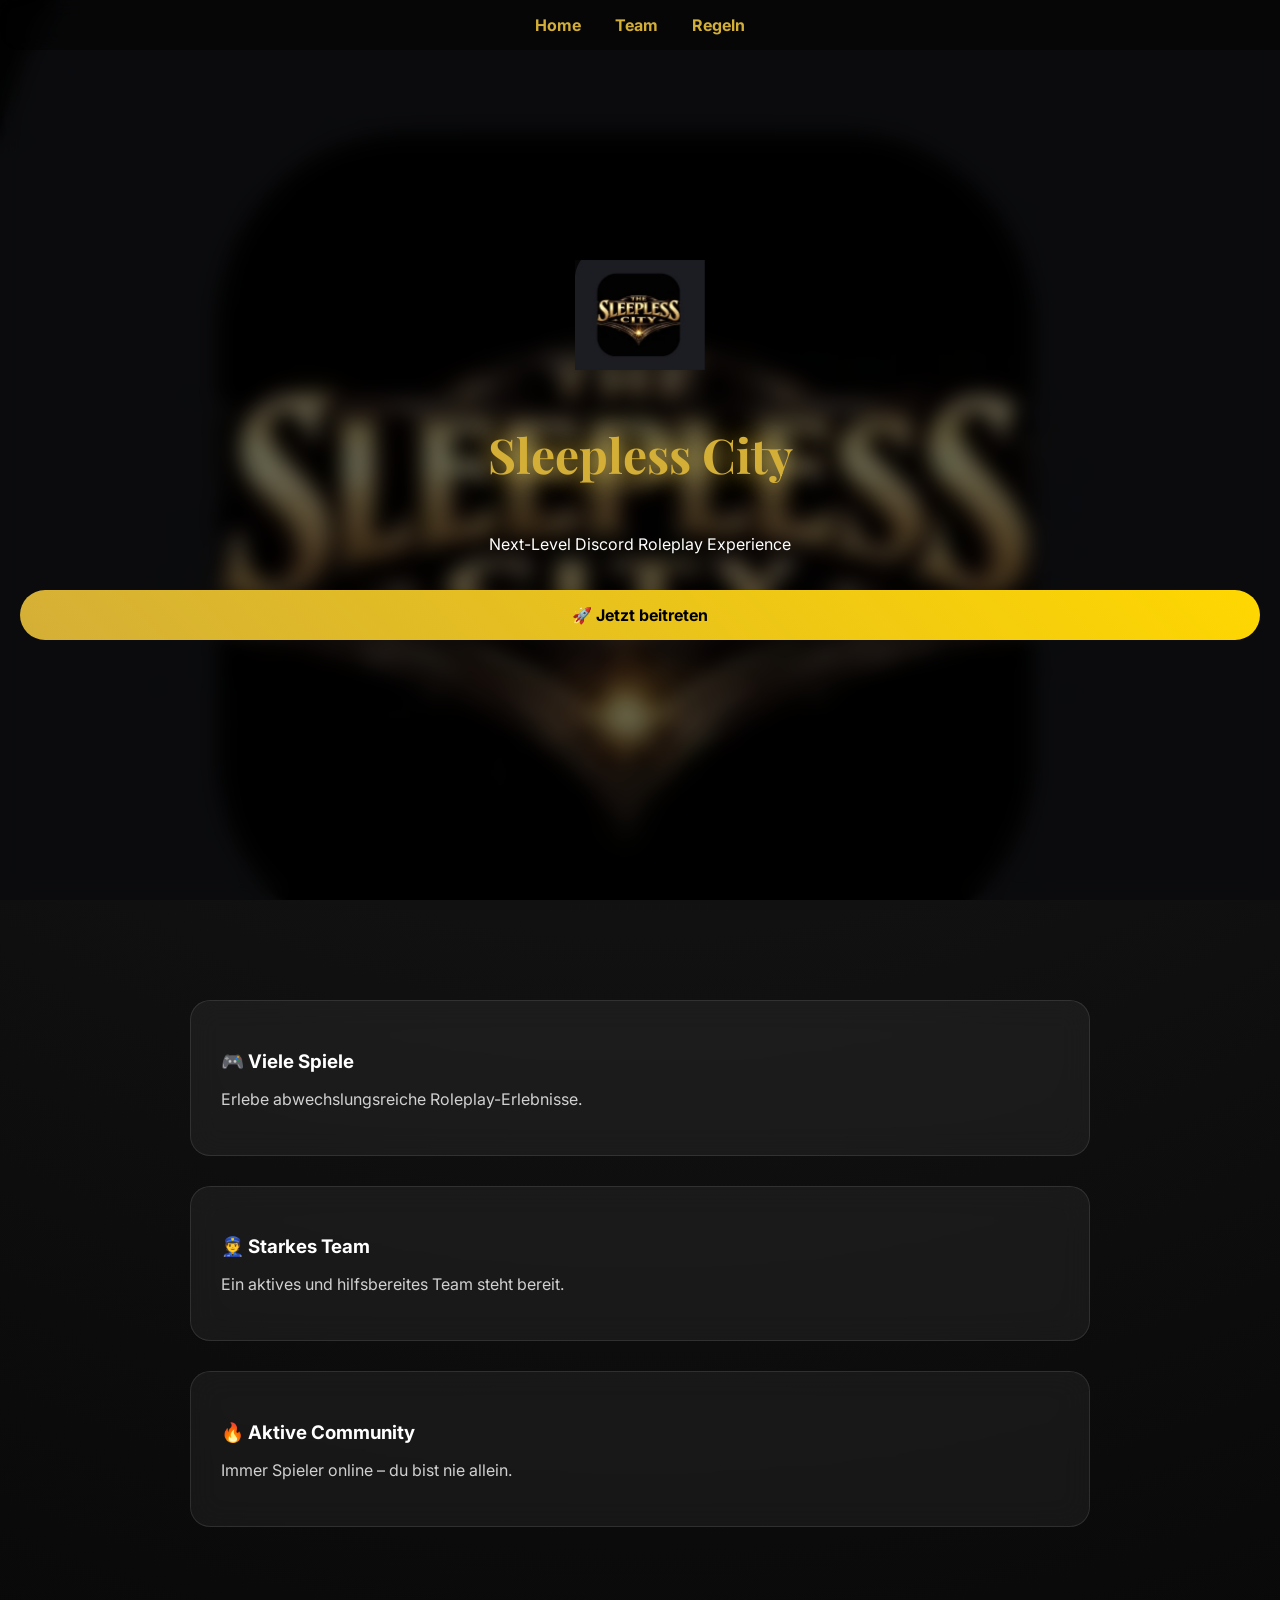
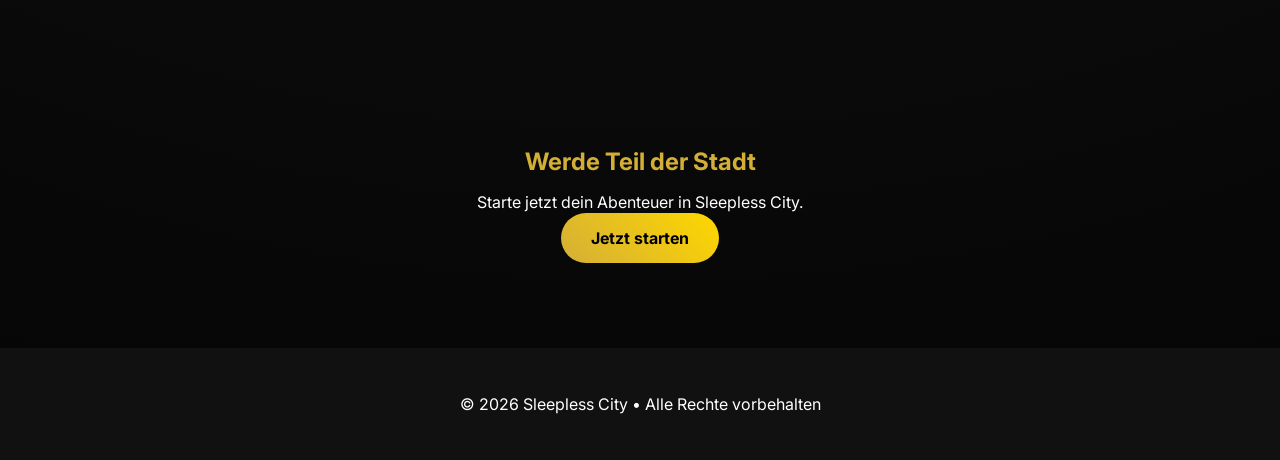
<file: index.html>
<!DOCTYPE html>
<html lang="de">
<head>
<meta charset="UTF-8">
<meta name="viewport" content="width=device-width, initial-scale=1.0">

<title>Sleepless City</title>

<!-- FONTS -->
<link href="https://fonts.googleapis.com/css2?family=Playfair+Display&family=Inter&display=swap" rel="stylesheet">

<!-- CSS (WICHTIG!) -->
<link rel="stylesheet" href="style.css">
</head>

<body>

<!-- NAVBAR -->
<nav>
    <a href="index.html">Home</a>
    <a href="team.html">Team</a>
    <a href="rules.html">Regeln</a>
</nav>

<!-- HERO -->
<header class="hero">
    <img src="logo.png" class="logo" alt="Sleepless City Logo">

    <h1>Sleepless City</h1>
    <p class="subtitle">Next-Level Discord Roleplay Experience</p>

    <a href="https://discord.gg/4vmtpMnhNf" target="_blank" class="btn">
        🚀 Jetzt beitreten
    </a>
</header>

<!-- FEATURES -->
<section class="features">
    <div class="cards">

        <div class="card">
            <h3>🎮 Viele Spiele</h3>
            <p>Erlebe abwechslungsreiche Roleplay-Erlebnisse.</p>
        </div>

        <div class="card">
            <h3>👮 Starkes Team</h3>
            <p>Ein aktives und hilfsbereites Team steht bereit.</p>
        </div>

        <div class="card">
            <h3>🔥 Aktive Community</h3>
            <p>Immer Spieler online – du bist nie allein.</p>
        </div>

    </div>
</section>

<!-- JOIN -->
<section class="join">
    <h2>Werde Teil der Stadt</h2>
    <p>Starte jetzt dein Abenteuer in Sleepless City.</p>

    <a href="https://discord.gg/4vmtpMnhNf" target="_blank" class="btn big">
        Jetzt starten
    </a>
</section>

<!-- FOOTER -->
<footer>
    <p>© 2026 Sleepless City • Alle Rechte vorbehalten</p>
</footer>

<!-- SCRIPT -->
<script src="script.js"></script>

</body>
    </html>
</file>
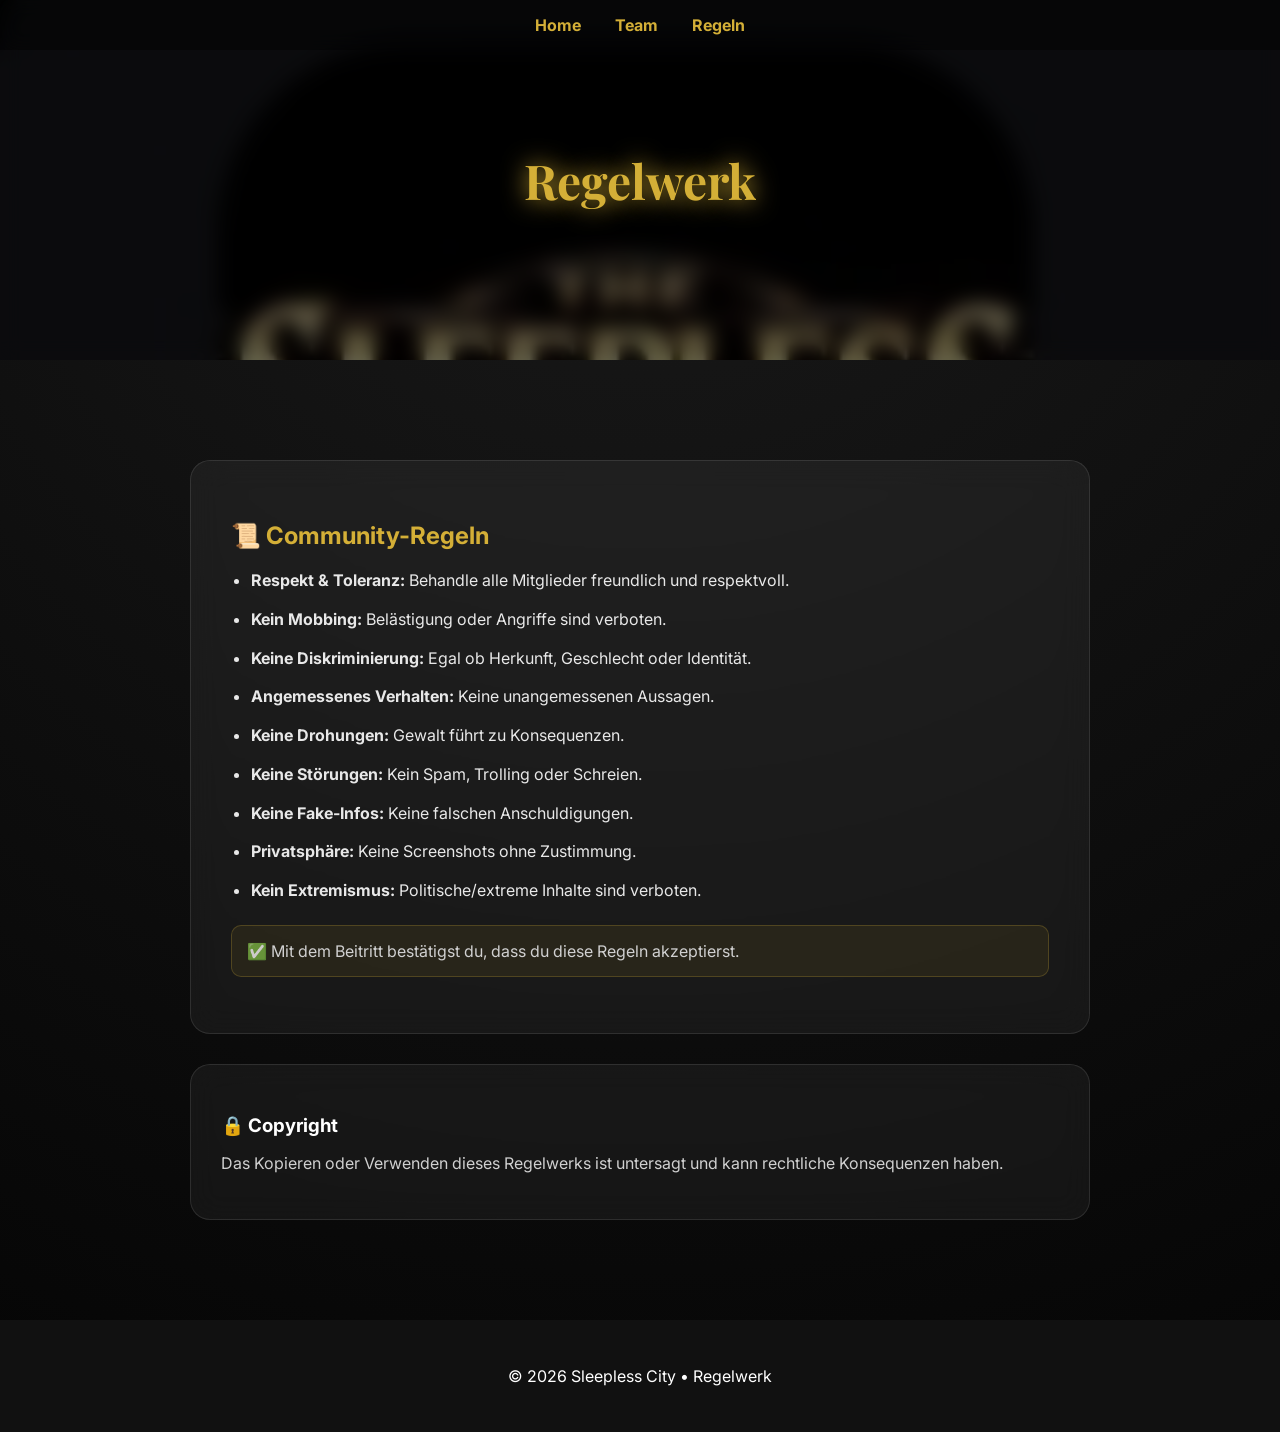
<file: rules.html>
<!DOCTYPE html>
<html lang="de">

<head>
<meta charset="UTF-8">
<meta name="viewport" content="width=device-width, initial-scale=1.0">

<title>Regeln - Sleepless City</title>

<!-- FONTS -->
<link href="https://fonts.googleapis.com/css2?family=Playfair+Display&family=Inter&display=swap" rel="stylesheet">

<!-- CSS -->
<link rel="stylesheet" href="style.css">
</head>

<body>

<!-- NAVBAR -->
<nav>
    <a href="index.html">Home</a>
    <a href="team.html">Team</a>
    <a href="rules.html">Regeln</a>
</nav>

<!-- HEADER -->
<header class="hero small">
    <h1>Regelwerk</h1>
</header>

<!-- CONTENT -->
<section class="features">

    <div class="cards">

        <div class="card big">
            <h2>📜 Community-Regeln</h2>

            <ul>
                <li><b>Respekt & Toleranz:</b> Behandle alle Mitglieder freundlich und respektvoll.</li>
                <li><b>Kein Mobbing:</b> Belästigung oder Angriffe sind verboten.</li>
                <li><b>Keine Diskriminierung:</b> Egal ob Herkunft, Geschlecht oder Identität.</li>
                <li><b>Angemessenes Verhalten:</b> Keine unangemessenen Aussagen.</li>
                <li><b>Keine Drohungen:</b> Gewalt führt zu Konsequenzen.</li>
                <li><b>Keine Störungen:</b> Kein Spam, Trolling oder Schreien.</li>
                <li><b>Keine Fake-Infos:</b> Keine falschen Anschuldigungen.</li>
                <li><b>Privatsphäre:</b> Keine Screenshots ohne Zustimmung.</li>
                <li><b>Kein Extremismus:</b> Politische/extreme Inhalte sind verboten.</li>
            </ul>

            <p class="highlight">
                ✅ Mit dem Beitritt bestätigst du, dass du diese Regeln akzeptierst.
            </p>
        </div>

        <div class="card">
            <h3>🔒 Copyright</h3>
            <p>
                Das Kopieren oder Verwenden dieses Regelwerks ist untersagt und kann rechtliche Konsequenzen haben.
            </p>
        </div>

    </div>

</section>

<!-- FOOTER -->
<footer>
    <p>© 2026 Sleepless City • Regelwerk</p>
</footer>

</body>
</html>
</file>
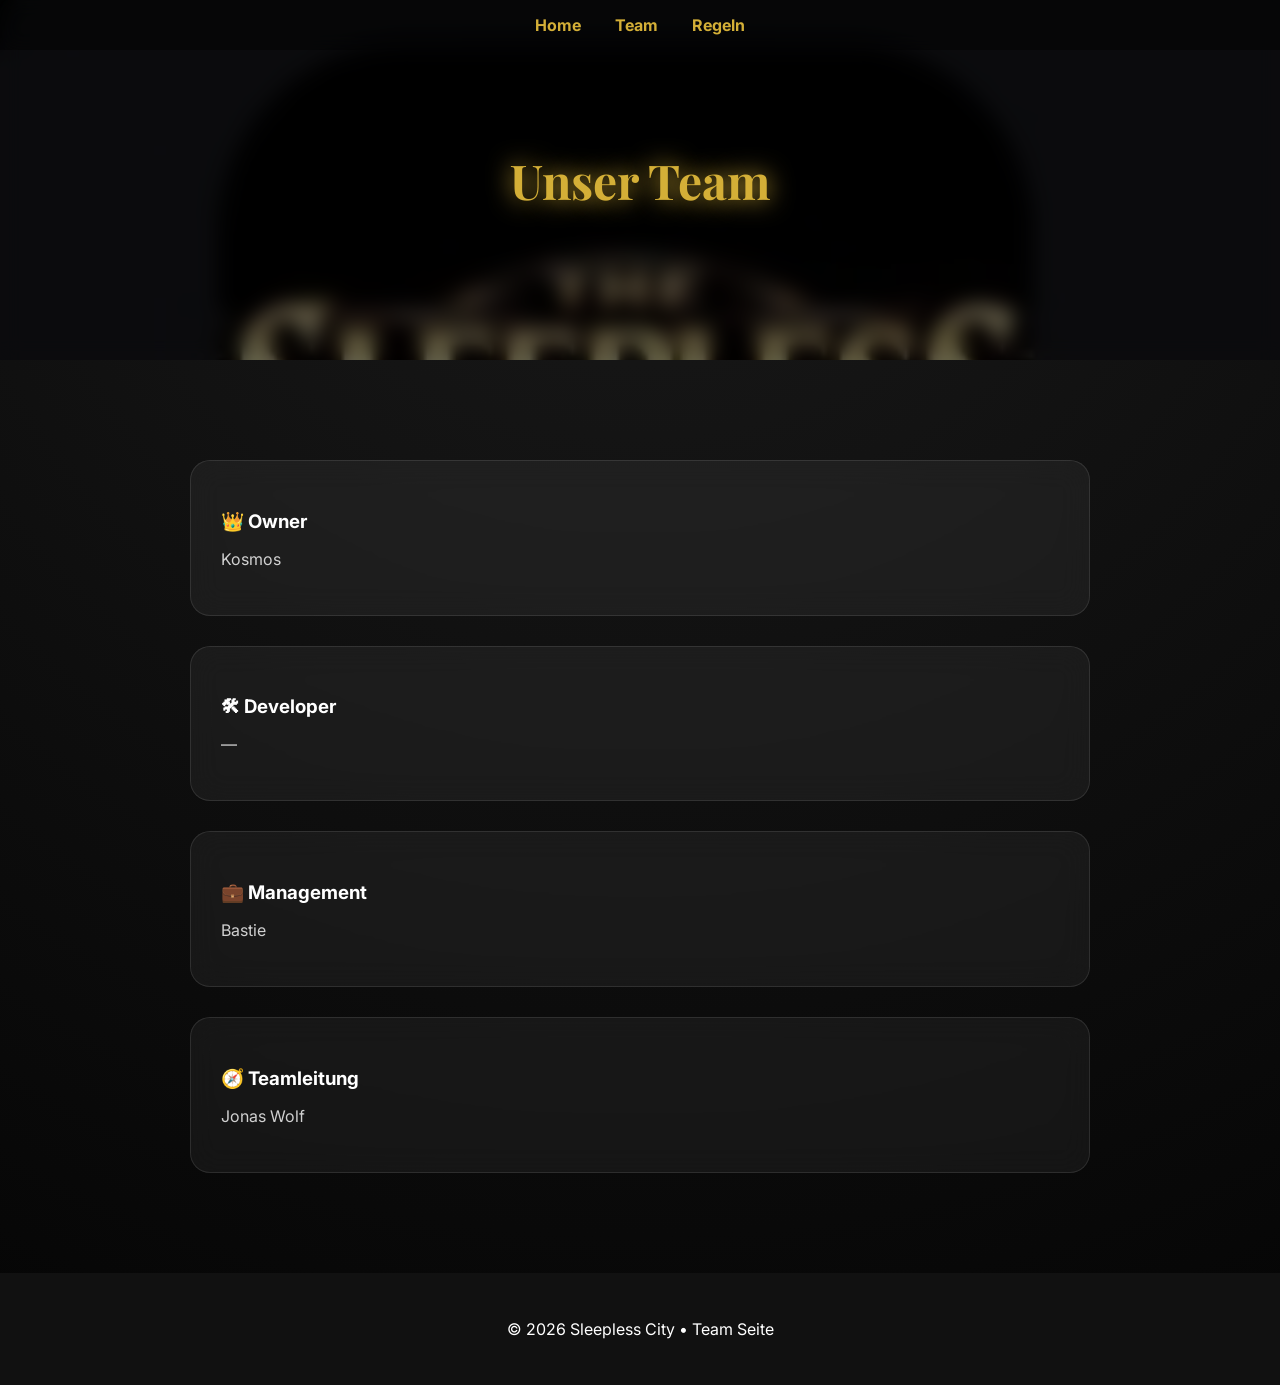
<file: team.html>
<!DOCTYPE html>
<html lang="de">
<head>
<meta charset="UTF-8">
<meta name="viewport" content="width=device-width, initial-scale=1.0">

<title>Team - Sleepless City</title>

<!-- FONTS -->
<link href="https://fonts.googleapis.com/css2?family=Playfair+Display&family=Inter&display=swap" rel="stylesheet">

<!-- CSS -->
<link rel="stylesheet" href="style.css">
</head>

<body>

<!-- NAVBAR -->
<nav>
    <a href="index.html">Home</a>
    <a href="team.html">Team</a>
    <a href="rules.html">Regeln</a>
</nav>

<!-- HEADER -->
<header class="hero small">
    <h1>Unser Team</h1>
</header>

<!-- TEAM SECTION -->
<section class="features">
    <div class="cards">

        <div class="card">
            <h3>👑 Owner</h3>
            <p>Kosmos</p>
        </div>

        <div class="card">
            <h3>🛠 Developer</h3>
            <p>—</p>
        </div>

        <div class="card">
            <h3>💼 Management</h3>
            <p>Bastie</p>
        </div>

        <div class="card">
            <h3>🧭 Teamleitung</h3>
            <p>Jonas Wolf</p>
        </div>

    </div>
</section>

<!-- FOOTER -->
<footer>
    <p>© 2026 Sleepless City • Team Seite</p>
</footer>

</body>
</html>
</file>
<file: style.css>
/* ===== RESET ===== */
* {
    box-sizing: border-box;
}

body {
    margin: 0;
    font-family: 'Inter', sans-serif;
    color: white;
    background: radial-gradient(circle at top, #1a1a1a, #050505);
}

/* ===== NAVBAR (GLASS) ===== */
nav {
    position: fixed;
    top: 0;
    width: 100%;
    padding: 15px;
    text-align: center;

    background: rgba(0,0,0,0.4);
    backdrop-filter: blur(10px);

    z-index: 1000;
}

nav a {
    margin: 0 15px;
    color: #d4af37;
    text-decoration: none;
    font-weight: bold;
    transition: 0.3s;
}

nav a:hover {
    opacity: 0.7;
}

/* ===== HERO ===== */
.hero {
    height: 100vh;
    text-align: center;

    background: url('logo.png') center/cover no-repeat fixed;

    display: flex;
    flex-direction: column;
    justify-content: center;

    position: relative;
    padding: 0 20px;
}

.hero.small {
    height: 40vh;
}

/* GLASS OVERLAY */
.hero::before {
    content: "";
    position: absolute;
    inset: 0;

    background: rgba(0,0,0,0.6);
    backdrop-filter: blur(10px);
}

.hero * {
    position: relative;
    z-index: 1;
}

/* ===== LOGO ===== */
.logo {
    width: 130px;
    margin: 0 auto 20px;
}

/* ===== TITEL ===== */
h1 {
    font-family: 'Playfair Display', serif;
    font-size: 3rem;
    color: #d4af37;
    text-shadow: 0 0 25px #d4af37;
}

h2 {
    color: #d4af37;
    margin-bottom: 15px;
}

/* ===== BUTTON ===== */
.btn {
    margin-top: 20px;
    padding: 15px 30px;

    background: linear-gradient(45deg, #d4af37, #ffd700);
    color: black;

    border-radius: 30px;
    text-decoration: none;
    font-weight: bold;

    transition: 0.3s;
}

.btn:hover {
    transform: scale(1.08);
    box-shadow: 0 0 25px rgba(212,175,55,0.4);
}

/* ===== SECTIONS ===== */
.features {
    padding: 100px 20px;
    display: flex;
    justify-content: center;
}

.join {
    padding: 100px 20px;
    text-align: center;
}

/* ===== GRID ===== */
.cards {
    display: grid;
    grid-template-columns: 1fr;
    max-width: 900px;
    width: 100%;
    gap: 30px;
}

/* ===== GLASS CARD ===== */
.card {
    background: rgba(255, 255, 255, 0.05);
    backdrop-filter: blur(15px);
    -webkit-backdrop-filter: blur(15px);

    border-radius: 20px;
    border: 1px solid rgba(255,255,255,0.1);

    padding: 30px;
    transition: 0.3s;
}

.card:hover {
    transform: translateY(-6px);
    border: 1px solid rgba(212,175,55,0.6);
    box-shadow: 0 0 30px rgba(212,175,55,0.2);
}

/* ===== BIG CARD ===== */
.card.big {
    padding: 40px;
}

/* ===== TEXT ===== */
.card h3 {
    margin-bottom: 5px;
}

.card p {
    opacity: 0.8;
}

/* ===== LISTEN ===== */
ul {
    padding-left: 20px;
    line-height: 1.8;
}

li {
    margin-bottom: 10px;
    opacity: 0.9;
}

/* ===== HIGHLIGHT ===== */
.highlight {
    margin-top: 20px;
    padding: 15px;

    background: rgba(212,175,55,0.1);
    border: 1px solid rgba(212,175,55,0.3);

    border-radius: 10px;
}

/* ===== FOOTER ===== */
footer {
    padding: 30px;
    text-align: center;
    background: #111;
}

/* ===== MOBILE FIX ===== */
@media (max-width: 600px) {
    h1 {
        font-size: 2.2rem;
    }

    .logo {
        width: 100px;
    }

    nav a {
        display: inline-block;
        margin: 5px;
    }
    }
</file>
